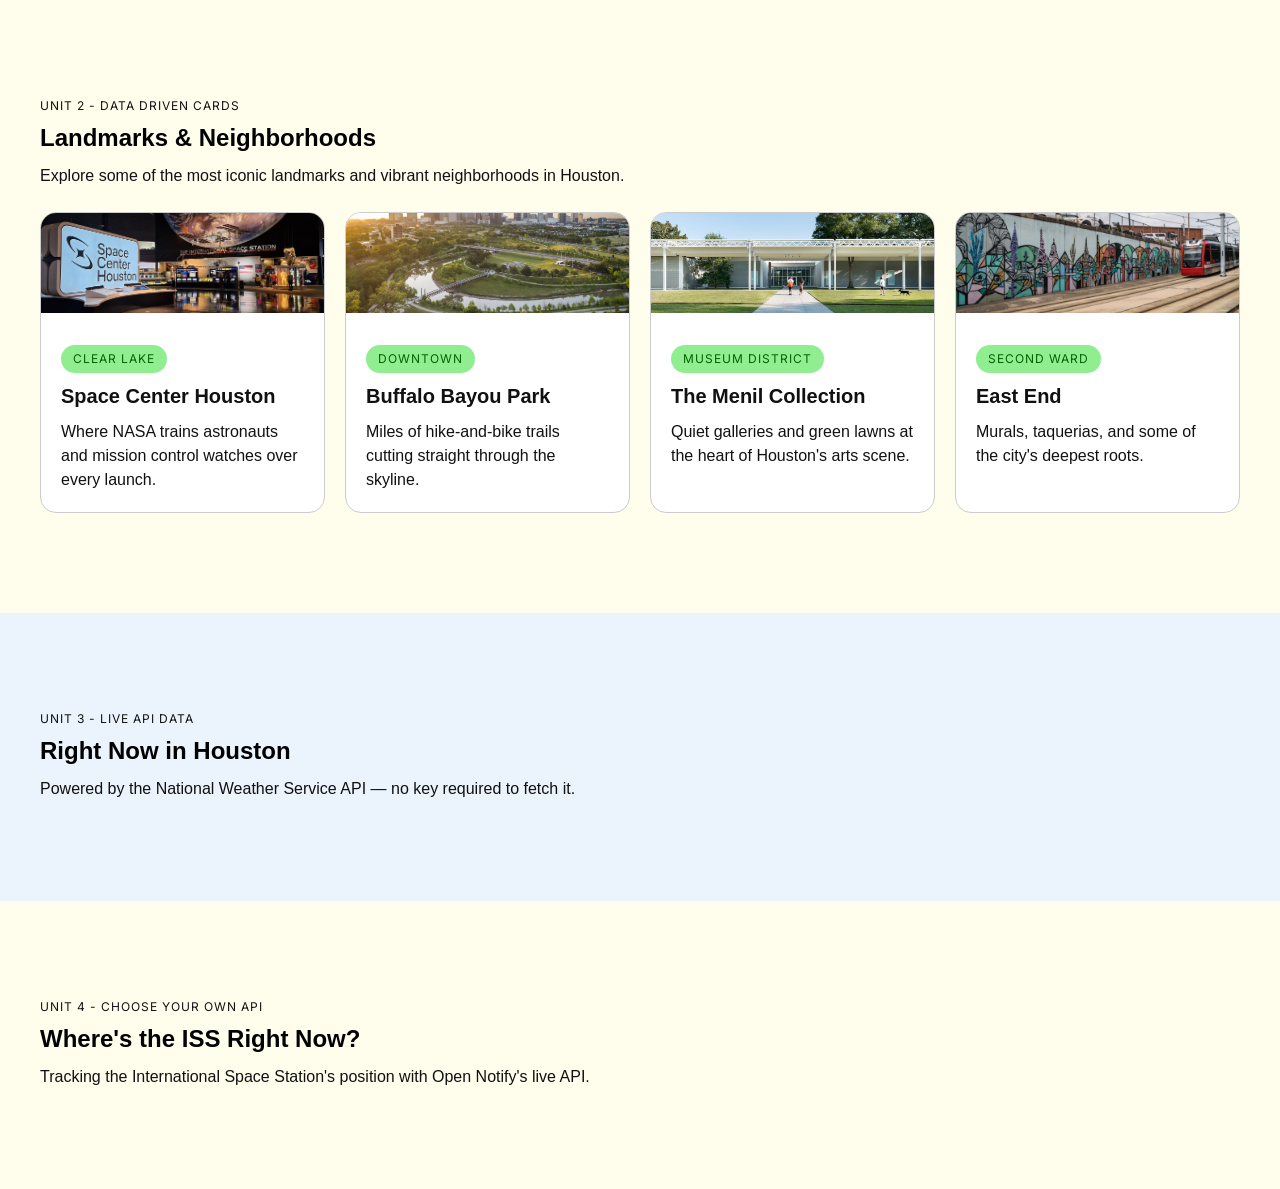
<file: index.html>
<!DOCTYPE html>
<html lang="en">
<head>
    <meta charset="UTF-8">
    <meta name="viewport" content="width=device-width, initial-scale=1.0">
    <title>city of houston</title>
    <link rel="preconnect" href="https://fonts.googleapis.com">
<link rel="preconnect" href="https://fonts.gstatic.com" crossorigin>
<link href="https://fonts.googleapis.com/css2?family=Inter:ital,opsz,wght@0,14..32,100..900;1,14..32,100..900&family=Space+Grotesk:wght@300..700&display=swap" rel="stylesheet">
    <link rel="stylesheet" href="assets/style.css" />
</head>
<body>

    <section class="block block--section bg--light-beige" id="neighborhoods">
    <div class="container">
      <div class="block block--header">
        <p class="eyebrow">Unit 2 - Data Driven Cards</p>
        <h2>Landmarks & Neighborhoods</h2>
        <p>Explore some of the most iconic landmarks and vibrant neighborhoods in Houston.</p>
      </div>
      <div class="block block--card--wrapper">
        <div class="block block--card">
          <div class="block block--card__media">
            <img src="images/space-center-houston.jpeg" alt="Image of Space Center Houston" />
          </div>
          <div class="block block--card__content">
            <p class="eyebrow--pill">Clear Lake</p>
            <h3>Space Center Houston</h3>
            <p>Where NASA trains astronauts and mission control watches over every launch.</p>
          </div>
        </div>
        <div class="block block--card">
          <div class="block block--card__media">
            <img src="images/buffalo-bayou.jpg" alt="Image of Buffalo Bayou Park" />
          </div>
          <div class="block block--card__content">
            <p class="eyebrow--pill">Downtown</p>
            <h3>Buffalo Bayou Park</h3>
            <p>Miles of hike-and-bike trails cutting straight through the skyline.</p>
          </div>
        </div>
        <div class="block block--card">
          <div class="block block--card__media">
            <img src="images/menil.jpeg" alt="Image of The Menil Collection" />
          </div>
          <div class="block block--card__content">
            <p class="eyebrow--pill">Museum District</p>
            <h3>The Menil Collection</h3>
            <p>Quiet galleries and green lawns at the heart of Houston's arts scene.</p>
          </div>
        </div>
        <div class="block block--card">
          <div class="block block--card__media">
            <img src="images/east-end.jpeg" alt="Image of East End Houston" />
          </div>
          <div class="block block--card__content">
            <p class="eyebrow--pill">Second Ward</p>
            <h3>East End</h3>
            <p>Murals, taquerias, and some of the city's deepest roots.</p>
          </div>
        </div>
      </div>
    </div>
  </section>
 <section class="block block--section bg--light-blue bg--light-beige" id="weather">
    <div class="container">
      <div class="block block--header">
        <p class="eyebrow">Unit 3 - live api data </p>
        <h2>Right Now in Houston</h2>
<p>Powered by the National Weather Service API — no key required to fetch it.</p>
      </div>
  
    </div>
  </section>
   <section class="block block--section bg--light-beige" id="space-station">
    <div class="container">
      <div class="block block--header">
        <p class="eyebrow">Unit 4 - choose your own api </p>
       <h2>Where's the ISS Right Now?</h2>
<p>Tracking the International Space Station's position with Open Notify's live API.</p> 

      </div>
      
    </div>
  </section>
</body>
</html>
</file>
<file: assets/style.css>
:root {
  --color-light-beige: #fffeec;
  --color-pill-background: lightgreen;
  --color-light-blue: #ebf3fc;
  --font-meta: 'Inter', sans-serif;
  --font-heading: 'Space Grotesk', sans-serif;
  
}


* {
  margin: 0;
  padding: 0;
  box-sizing: border-box;
}

img {
  max-width: 100%;
  height: auto;
}

body {
  background: grey;
  font-family: sans-serif;

  
}

h3 {
    font-family: sans-serif;
    font-size: 1.25rem; 
    color: #111111;
}

p {
    font-size: 1rem;
    line-height: 1.5;
    font-family: var(--font-primary);
    color: #111111;

    &.eyebrow {
        font-size: 0.75rem;
        font-family: var(--font-meta);
        text-transform: uppercase;
        letter-spacing: 1px;
        display: flex;
        flex-direction: row;
        width: fit-content;
        line-height: 1;

    }
        &.eyebrow--pill {
        font-size: 0.75rem;
        font-family: var(--font-meta);
        text-transform: uppercase;
        letter-spacing: 1px;
        display: flex;
        flex-direction: row;
        padding: 8px 12px;
        border-radius: 24px;
        background: lightgreen;
        color: darkgreen;
        width: fit-content;
        line-height: 1;

    }
}

.block {
 position: relative;
 width: 100%; 
 height: auto;

  .container {
    position: relative;
    width: 100%;
    max-width: 1200px;
    height: auto; 
    margin: 0 auto;
    padding-block: 32px;
    padding-inline: 0px;
    /* outline: 1px solid red; */
    display: flex;
    flex-direction: column;
    gap: 24px;

    @media(768px <= width) {
    padding-block: 100px;
    padding-inline: 0px;
    }

  }
  
  &.block--section { 
    display: flex;
    flex-direction: column;
    /* background-color: var(--color-light-beige); */
    padding-inline: 12px;

  }
  .block--header {
    display: flex;
    flex-direction: column;
    gap: 12px;
  }

  .block--card--wrapper {
      display: flex; 
      flex-direction: column;
      gap: 20px;

    @media (768px <= width) {
      flex-direction: row;
      flex-wrap: wrap;
    }
    @media (1020px <= width) {
      flex-wrap: nowrap;
    }

      .block--card {
      display: flex;
      flex-direction: column;
      gap: 12px;
      /* outline: 1px solid cyan;
      */
      @media (768px <= width) {
        max-width: 48%;
      }
      
      @media(1020px <= width) {
        max-width: 100%;
      }

      border: 1px solid #ccc;
      border-radius: 16px;
      padding: 0px;
      width: 100%;
      overflow: hidden;
      background-color: white;

      .block--card__media{
        width: 100%;
        height: 200px;
        overflow: hidden;

        @media (1020px <= width) {
          max-height: 100px;
          min-hight: unset;

        }

        img {
          object-position: cover;
          width: 100%;
          height: 100%;
          object-fit: cover;
        }
      }

      .block--card__content {
        display: flex;
        flex-direction: column;
        gap: 4px; 
        padding: 20px;
        gap: 12px;
      }
    }
  }

}

.bg--light-beige {
  background-color: var(--color-light-beige);
}

.bg--light-blue {
  background-color: var(--color-light-blue);
}
</file>
